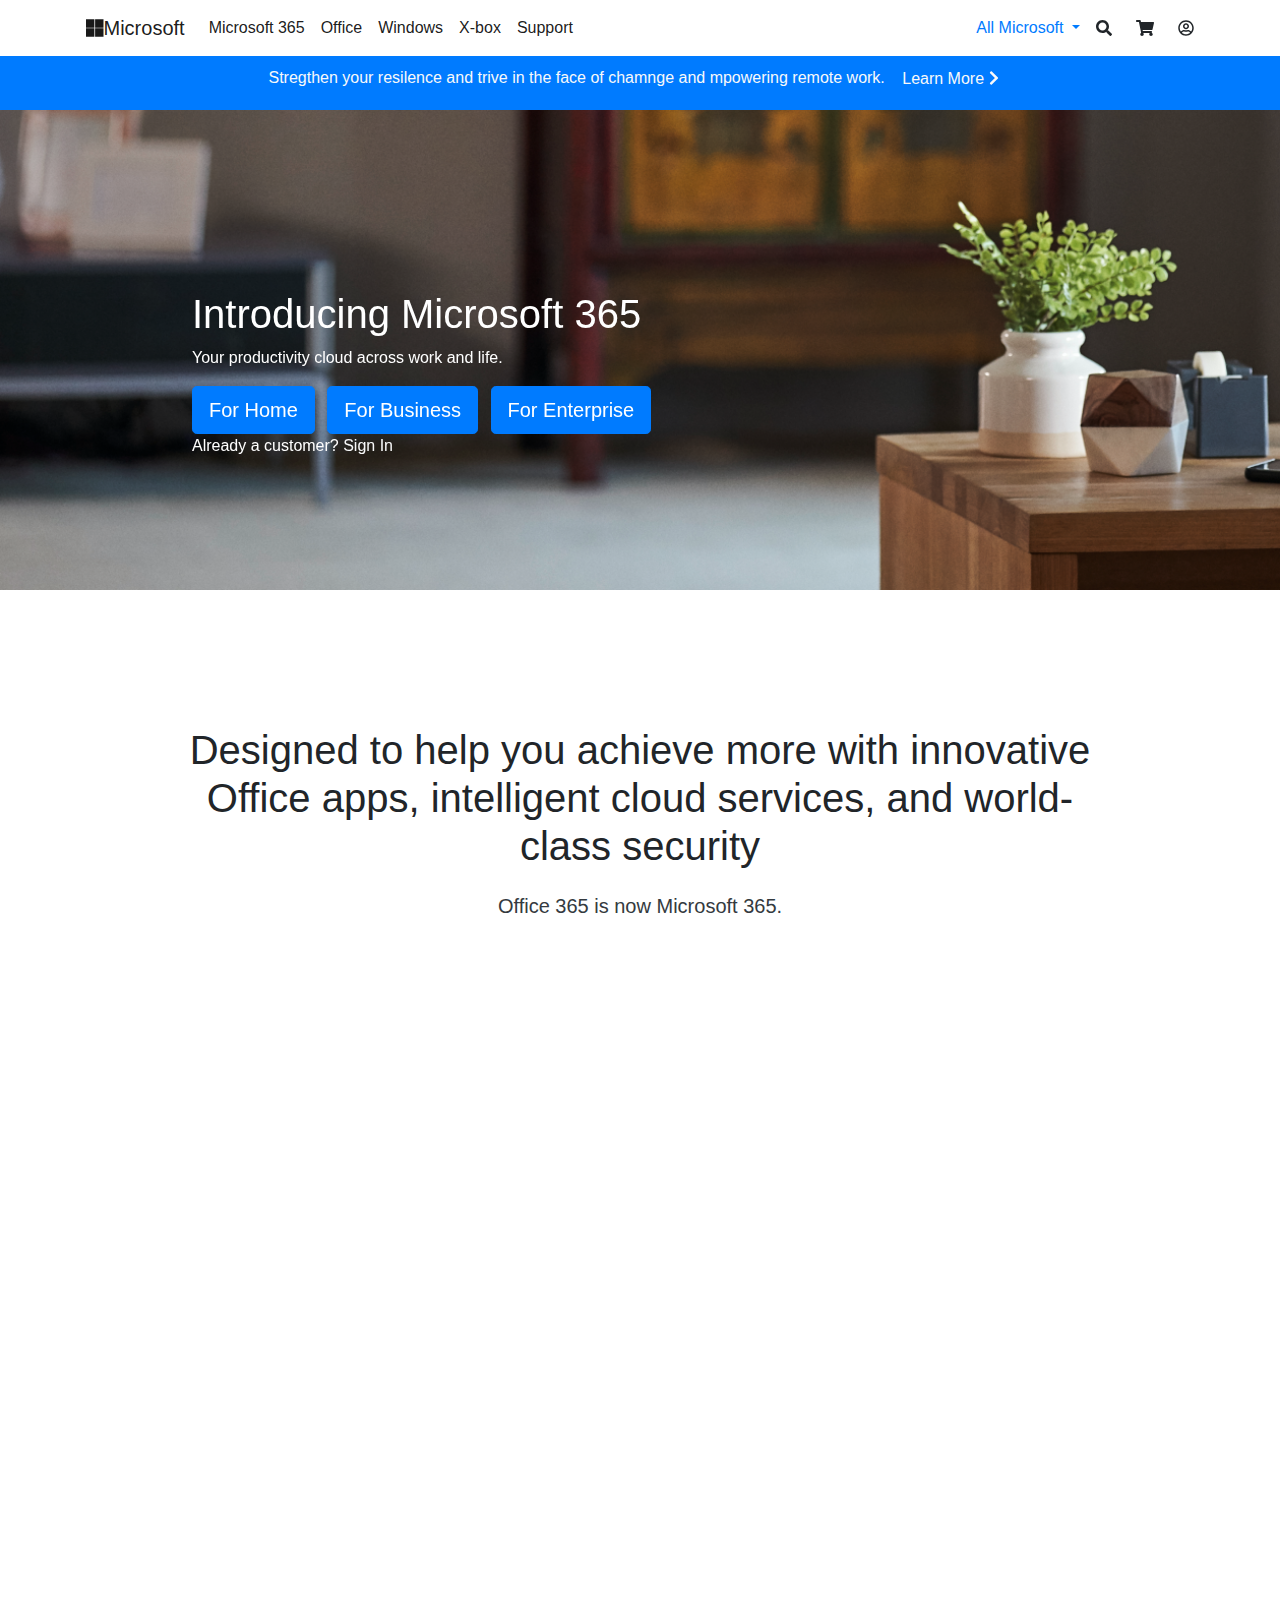
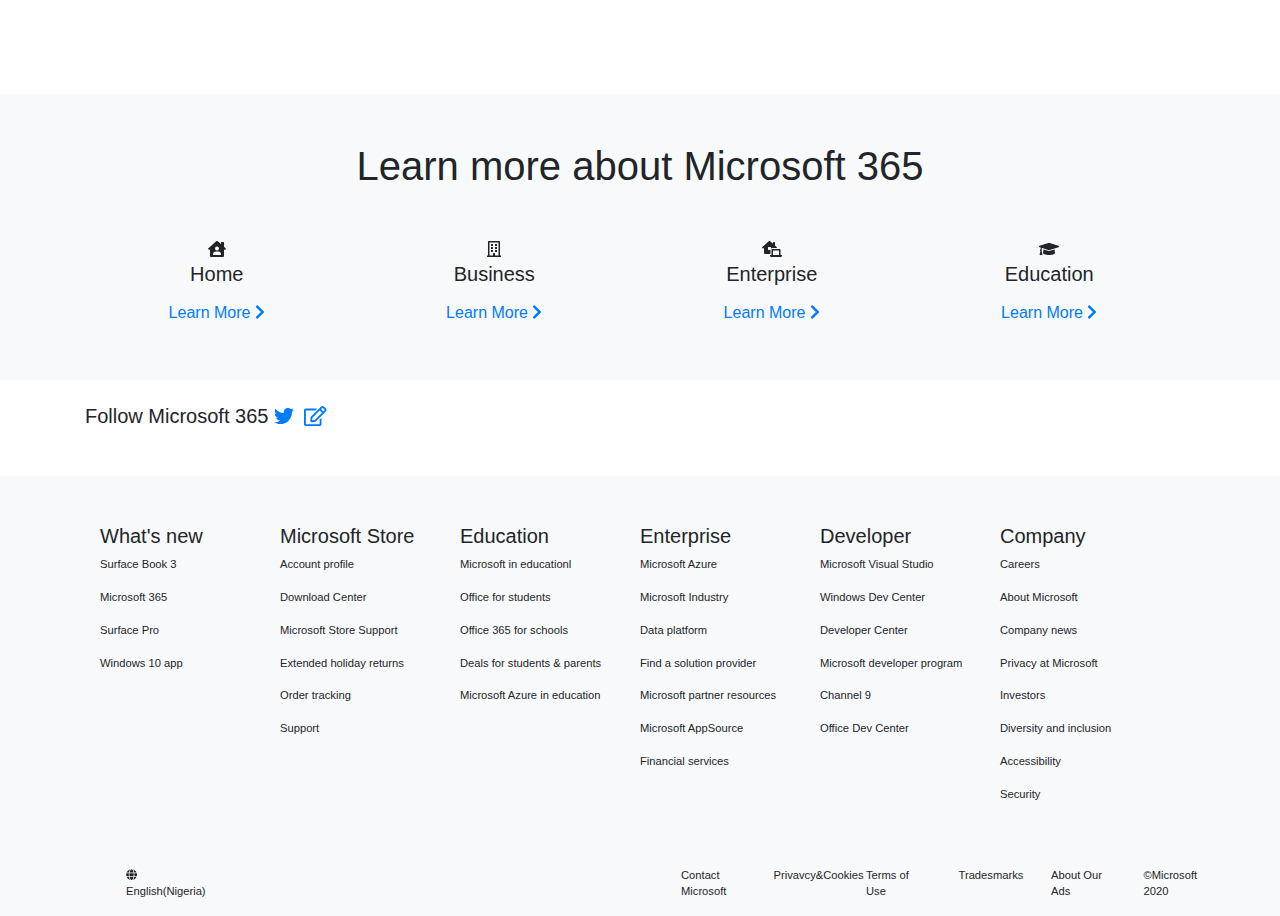
<file: microsoft.html>
<!DOCTYPE html>
<html lang="en">

<head>
    <meta charset="UTF-8">
    <meta name="viewport" content="width=device-width, initial-scale=1.0">
    <title>Microsoft| 365</title>
    <link rel="stylesheet" href="./bootstrap.css">
    <link rel="stylesheet" href="./css/stylesheet.css">
</head>

<body>
    <nav class="navbar navbar-expand-lg navbar-light bg-white container">
        <a class="navbar-brand" href="index.html"><i class="fab fa-microsoft"></i>Microsoft</a>
        <button class="navbar-toggler" type="button" data-toggle="collapse" data-target="#navbarSupportedContent"
            aria-controls="navbarSupportedContent" aria-expanded="false" aria-label="Toggle navigation">
            <span class="navbar-toggler-icon"></span>
        </button>

        <div class="collapse navbar-collapse" id="navbarSupportedContent">
            <ul class="navbar-nav mr-auto">
                <li class="nav-item active">
                    <a class="nav-link" href="microsoft.html">Microsoft 365 <span class="sr-only">(current)</span></a>
                </li>
                <li class="nav-item active">
                    <a class="nav-link" href="#">Office <span class="sr-only">(current)</span></a>
                </li>
                <li class="nav-item active">
                    <a class="nav-link" href="#">Windows <span class="sr-only">(current)</span></a>
                </li>
                <li class="nav-item active">
                    <a class="nav-link" href="#">X-box <span class="sr-only">(current)</span></a>
                </li>
                <li class="nav-item active">
                    <a class="nav-link" href="#">Support <span class="sr-only">(current)</span></a>
                </li>
            </ul>
            <form class="form-inline my-2 my-lg-0">
                <div class="nav-item dropdown">
                    <a class="nav-link dropdown-toggle" href="#" id="navbarDropdown" role="button"
                        data-toggle="dropdown" aria-haspopup="true" aria-expanded="false">
                        All Microsoft
                    </a>
                    <div class="dropdown-menu" aria-labelledby="navbarDropdown">
                        <a class="dropdown-item" href="#">Action</a>
                        <a class="dropdown-item" href="#">Another action</a>
                        <div class="dropdown-divider"></div>
                        <a class="dropdown-item" href="#">Something else here</a>
                    </div>
                </div>
                <i class="fas fa-search mr-4"></i>
                <i class="fas fa-shopping-cart mr-4"></i>
                <i class="far fa-user-circle"></i>
            </form>
        </div>
    </nav>

    <!-- <div class="col-md-10">
        <img src="/image/RE4qR3Q.png" class="img">
            <h1 class="text-over-img">Introducing Microsoft 365</h1>
            <p text-over-img> Your productivity cloud across work and life.</p>
            <button type="button" class="btn btn-primary btn-lg text-over-img ">Large button</button>
            <button type="button" class="btn btn-primary btn-lg text-over-img " >Large button</button>
            <button type="button" class="btn btn-primary btn-lg text-over-img">Large button</button>
            <p class="text-over-img" >Already a customer? <a href="#" class="text-light">Sign In</a></p>

        </div>
    </div> -->
    <div class="fluid bg-primary pb-1 pt-1">
        <h6 class="text-light container text-center">Stregthen your resilence and trive in the face of chamnge and
            mpowering remote work. <a href="#" class="btn text-light ">Learn More <i
                    class="fas fa-chevron-right"></i></a></h6>
    </div>

    <section class="microsoft fluid pb-5">
        <div id="carouselExampleCaptions" class="carousel slide" data-ride="carousel">
            <div class="carousel-inner">
                <div class="carousel-item active">
                    <img src="./image/RE4qR3Q.png" class="d-block w-100" alt="...">
                    <div class="carousel-caption d-none d-md-block text-left mb-5 pb-5 mr-5">
                        <h1 class="text-over-img">Introducing Microsoft 365</h1>
                        <p> Your productivity cloud across work and life.</p>
                        <button type="button" class="btn btn-primary btn-lg mr-2 ">For Home</button>
                        <button type="button" class="btn btn-primary btn-lg mr-2 ">For Business</button>
                        <button type="button" class="btn btn-primary btn-lg mr-2">For Enterprise</button>
                        <p>Already a customer? <a href="#" class="text-light">Sign In</a></p>
                    </div>
                </div>
    </section>


    <!-- jumbotron -->
    <div class="jumbotron container mt-4 bg-white">
        <div class="container">
            <h1 class="text-center">Designed to help you achieve more with innovative<br>
                Office apps, intelligent cloud services, and world-<br>class security </h1>
            <h5 class="text-center text-dark mt-4">Office 365 is now Microsoft 365.</h5>
        </div>
    </div>


    <section class="container mb-5">
        <div class="embed-responsive embed-responsive-16by9">
            <iframe class="embed-responsive-item" src="https://www.youtube.com/embed/zpOULjyy-n8?rel=0"></iframe>
        </div>
    </section>


    <div class="bg-light"> 
        <h1 class="text-center pt-5 ">Learn more about Microsoft 365</h1>
    <div class="container-fluid ">
        <div class="row container mt-5 ml-5 pb-5 text-center">

            <div class="col-md-3">
                <i class="fas fa-house-user text-center (33% increase) "></i>
                <h5 class="black">Home</h5>
                <a href="#" class="btn text-primary ">Learn More <i class="fas fa-chevron-right"></i></a>
            </div>
            <div class="col-md-3">
                <i class="far fa-building"></i>
                <h5 class="black">Business</h5>
                <a href="#" class="btn text-primary ">Learn More <i class="fas fa-chevron-right"></i></a>
            </div>
            <div class="col-md-3">
                <i class="fas fa-laptop-house"></i>
                <h5 class="black">Enterprise</h5>
                <a href="#" class="btn text-primary ">Learn More <i class="fas fa-chevron-right"></i></a>
            </div>
            <div class="col-md-3">
                <i class="fas fa-graduation-cap fa:7x"></i>
                <h5 class="black">Education</h5>
                <a href="#" class="btn text-primary ">Learn More <i class="fas fa-chevron-right"></i></a>
            </div>
        </div>
    </div>
    </div>

    <div class="container mt-4 mb-5">
        <div>
          <h5 class="text-large text-body">Follow Microsoft 365
          <a href="https://twitter.com" target="_blank" rel="noopener noreferrer">
            <i class="fab fa-twitter fa:2x mr-1"></i></a>
          <a href="#" target="_blank" rel="noopener noreferrer">
            <i class="far fa-edit fa:2x mr-1"></i></a></h5>
        </div>
      </div>

      <div class="container-fluid bg-light mt-5 pt-5 pl-5 pr-5">
        <div class="container">
        <div class="row container firstfooter xs">
            <div class="col-md-2">
                <h5> What's new</h5>
            <p> Surface Book 3</p>
            <p>Microsoft 365</p>
            <p>Surface Pro</p>
            <p> Windows 10 app</p>
            </div>

          <div class="col-md-2">
            <h5>Microsoft Store</h5> 
            <p> Account profile</p>
            <p>  Download Center</p>
            <p> Microsoft Store Support</p>
            <p> Extended holiday returns</p>
            <p>Order tracking</p>
            <p> Support</p>
          </div>
    
          <div class="col-md-2">
            <h5>Education</h5>
            <p>Microsoft in educationl</p>
            <p>  Office for students</p>
            <p>Office 365 for schools</p>
            <p>Deals for students & parents</p>
            <p> Microsoft Azure in education</p>
          </div>
    
          <div class="col-md-2">
            <h5>Enterprise</h5>
            <p>Microsoft Azure</p>
            <p> Microsoft Industry</p>
            <p>Data platform</p>
            <p>Find a solution provider</p>
            <p>Microsoft partner resources</p>
            <p>Microsoft AppSource</p>
            <p> Financial services</p>
          </div>
    
          <div class="col-md-2">
            <h5>Developer</h5>
            <p>Microsoft Visual Studio</p>
            <p> Windows Dev Center</p>
            <p> Developer Center</p>
            <p>Microsoft developer program</p>
            <p>Channel 9</p>
            <p>Office Dev Center</p>
          </div>
    
          <div class="col-md-2">
            <h5> Company</h5>
            <p>Careers</p>
            <p>About Microsoft</p>
            <p>Company news</p>
            <p>Privacy at Microsoft</p>
            <p>Investors</p>
            <p> Diversity and inclusion</p>
            <p> Accessibility</p>
            <p>Security</p>
          </div>
    
         
        </div>
      </div>
    <!-- seconf footer -->
      <div class="fluid mt-5">
        <div class="row container ml-5 secondfooter">
    <div class="col-md-1">
      <p><i class="fas fa-globe text-break "></i>English(Nigeria)</p>
    </div>
    <div class="col-md-1"></div>
    <div class="col-md-1"></div>
    <div class="col-md-1"></div>
    <div class="col-md-1"></div>
    <div class="col-md-1"></div>
    <div class="col-md-1">
      <p>Contact Microsoft</p>
    </div>
    <div class="col-md-1">
      <p>Privavcy&Cookies</p>
    </div>
    <div class="col-md-1">
      <p>Terms of Use</p>
    </div>
    <div class="col-md-1">
      <p>Tradesmarks</p>
    </div>
    <div class="col-md-1">
      <p>About Our Ads</p>
    </div>
    <div class="col-md-1">
      <p>&copy;Microsoft 2020</p>
    </div>
    
    </div>
    </div>
    </div>
    


    <script src="./css/all.min.js"></script>
    <script src="./jquery-3.5.1.min.js"></script>
    <script src="https://cdn.jsdelivr.net/npm/popper.js@1.16.1/dist/umd/popper.min.js"
        integrity="sha384-9/reFTGAW83EW2RDu2S0VKaIzap3H66lZH81PoYlFhbGU+6BZp6G7niu735Sk7lN"
        crossorigin="anonymous"></script>
    <script src="./bootstrap.js"></script>
</body>

</html>
</file>
<file: css/stylesheet.css>
.bodyimage{
background-image: url(/image/microsoftimage.PNG);
background-repeat: no-repeat;
background-position: center;
background-size: cover;
position: relative;
width: 100%;
padding-bottom: 35px;
}
.bodyimage h3{
    margin-left: 55px;
    padding-top: 25px;
}
.bodyimage p{
    margin-left: 55px;
}
.secondfooter p{
    font-size: 0.7em;
}
.firstfooter p{
    font-size: 0.7em;
}
</file>
